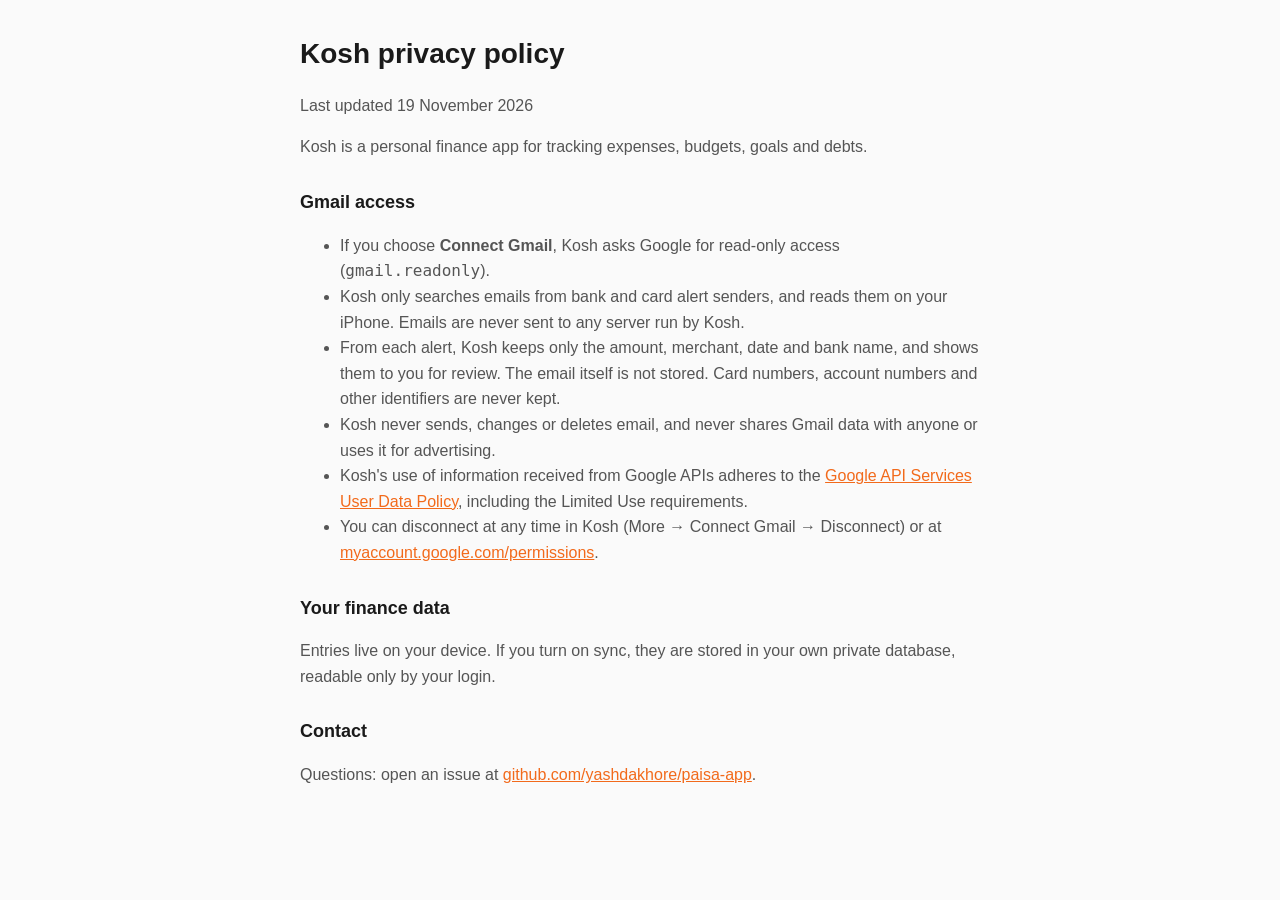
<file: docs/privacy.html>
<!doctype html>
<html lang="en"><head><meta charset="utf-8"><meta name="viewport" content="width=device-width, initial-scale=1">
<title>Kosh Privacy</title>
<style>
:root{--bg:#fafafa;--text:#1a1a1a;--muted:#555;--brand:#f26a1b}
@media (prefers-color-scheme:dark){:root:not([data-theme="light"]){--bg:#0b0b0d;--text:#f2f2f2;--muted:#a0a0a8}}
body{margin:0;background:var(--bg);color:var(--text);font:16px/1.6 -apple-system,BlinkMacSystemFont,"Segoe UI",sans-serif}
main{max-width:680px;margin:0 auto;padding:32px 16px 64px}h1{font-size:28px;margin:0 0 4px}h2{font-size:18px;margin:28px 0 6px}
p,li{color:var(--muted)}a{color:var(--brand)}
</style></head><body><main>
<h1>Kosh privacy policy</h1>
<p>Last updated 19 November 2026</p>
<p>Kosh is a personal finance app for tracking expenses, budgets, goals and debts.</p>
<h2>Gmail access</h2>
<ul>
<li>If you choose <b>Connect Gmail</b>, Kosh asks Google for read-only access (<code>gmail.readonly</code>).</li>
<li>Kosh only searches emails from bank and card alert senders, and reads them on your iPhone. Emails are never sent to any server run by Kosh.</li>
<li>From each alert, Kosh keeps only the amount, merchant, date and bank name, and shows them to you for review. The email itself is not stored. Card numbers, account numbers and other identifiers are never kept.</li>
<li>Kosh never sends, changes or deletes email, and never shares Gmail data with anyone or uses it for advertising.</li>
<li>Kosh's use of information received from Google APIs adheres to the <a href="https://developers.google.com/terms/api-services-user-data-policy">Google API Services User Data Policy</a>, including the Limited Use requirements.</li>
<li>You can disconnect at any time in Kosh (More → Connect Gmail → Disconnect) or at <a href="https://myaccount.google.com/permissions">myaccount.google.com/permissions</a>.</li>
</ul>
<h2>Your finance data</h2>
<p>Entries live on your device. If you turn on sync, they are stored in your own private database, readable only by your login.</p>
<h2>Contact</h2>
<p>Questions: open an issue at <a href="https://github.com/yashdakhore/paisa-app">github.com/yashdakhore/paisa-app</a>.</p>
</main></body></html>
</file>
